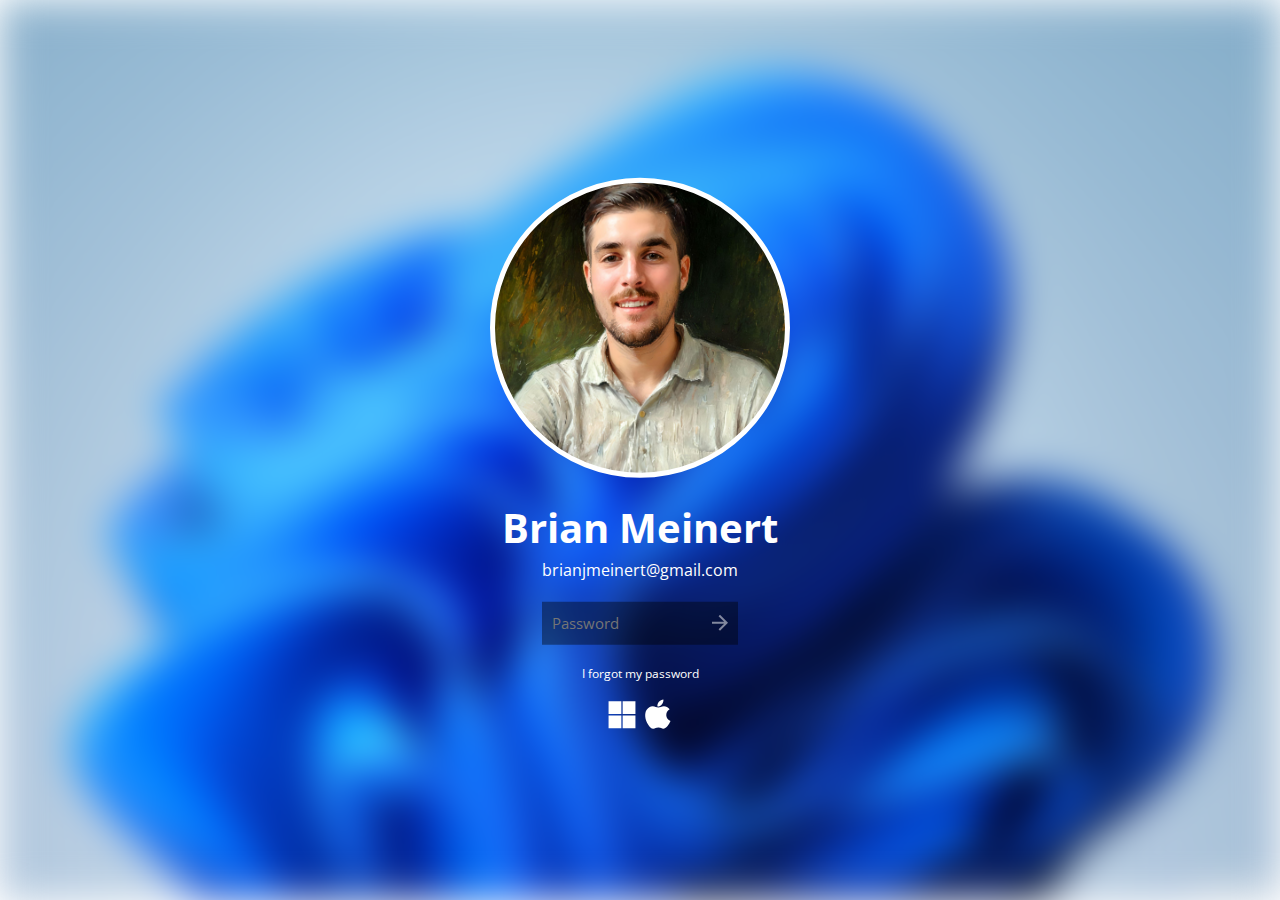
<file: index.html>
<!DOCTYPE html>
<html lang="en">
<head>
  <meta charset="UTF-8">
  <meta name="viewport" content="width=device-width, initial-scale=1.0">
  <title>Brian Meinert Personal Site</title>
  <link id="style-windows" rel="stylesheet" href="./styles.css">
  <link id="style-mac" disabled rel="stylesheet" href="./mac.css">
  <link rel="preconnect" href="https://fonts.googleapis.com">
  <link rel="preconnect" href="https://fonts.gstatic.com" crossorigin>
  <link href="https://fonts.googleapis.com/css2?family=Open+Sans:ital,wght@0,300..800;1,300..800&display=swap" rel="stylesheet">
  <link href="https://fonts.googleapis.com/css2?family=Roboto:ital,wght@0,100;0,300;0,400;0,500;0,700;0,900;1,100;1,300;1,400;1,500;1,700;1,900&display=swap" rel="stylesheet">
  
</head>
<body>
  <div class="bg-image"></div>
  <div class="bg-text">
    <picture class="profile-picture"></picture>
    <h1>Brian Meinert</h1>
    <p class="email">brianjmeinert@gmail.com</p>
    <div class="pin-container">
      <input type="password" placeholder="Password" class="pin-input">
      <button class="pin-button" onclick="location.href='./main.html'"><svg xmlns="http://www.w3.org/2000/svg" height="24px" viewBox="0 -960 960 960" width="24px" fill="rgb(255,255,255,0.5)"><path d="M647-440H160v-80h487L423-744l57-56 320 320-320 320-57-56 224-224Z"/></svg ></button>
      <button class="mac-password-help" onclick="forgotPassword();">?</button>
    </div>
      <p class="windows-password-help" onclick="forgotPassword();">I forgot my password</p>
    <button class="switcher" onclick="themeToggle();"><img src="./images/windows.svg" alt="windows icon" class="inline-icon"> <img src="./images/apple.svg" alt="apple icon" class="inline-icon"></button>
  </div>
  <script src="./toggleTheme.js"></script>
</body>
</html>
</file>
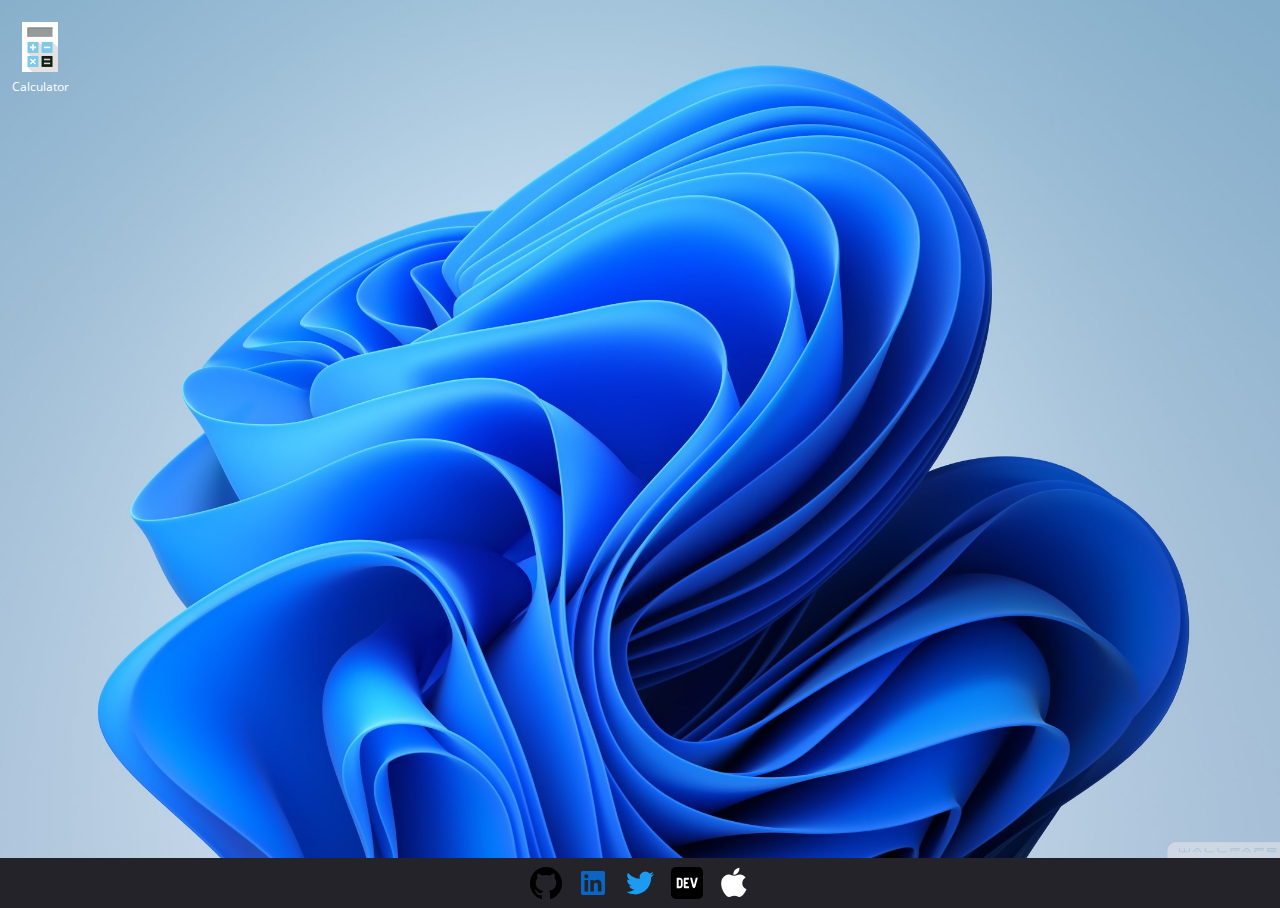
<file: main.html>
<!DOCTYPE html>
<html lang="en">
<head>
  <meta charset="UTF-8">
  <meta name="viewport" content="width=device-width, initial-scale=1.0">
  <title>Desktop</title>
  <link id="style-windows" rel="stylesheet" href="./styles.css">
  <link id="style-mac" disabled rel="stylesheet" href="./mac.css">
  <link rel="preconnect" href="https://fonts.googleapis.com">
  <link rel="preconnect" href="https://fonts.gstatic.com" crossorigin>
  <link href="https://fonts.googleapis.com/css2?family=Open+Sans:ital,wght@0,300..800;1,300..800&display=swap" rel="stylesheet">
  <link href="https://fonts.googleapis.com/css2?family=Roboto:ital,wght@0,100;0,300;0,400;0,500;0,700;0,900;1,100;1,300;1,400;1,500;1,700;1,900&display=swap" rel="stylesheet">
  
</head>
<body>
  <header id="mac-header">
    <div class="mac-bar">
      <picture></picture>
      <div class="mac-date js-mac-date">
      </div>
    </div>
  </header>

  <main class="desktop">
    <div class="desktop-icon" onclick="window.open('https://bmeinert8.github.io/calculator-project/', 'newwindow', 'width=300, height=480'); return false;">
      <picture class="calculator"></picture>
      <p>Calculator</p>
    </div>
  </main> 
  <footer>
    <nav id="microsoft-nav">
      <div class="nav-item">
        <picture class="icon">
          <a href="https://github.com/bmeinert8" target="_blank"><img src="./images/github.svg" alt="github icon"></a>
        </picture>
      </div>
      <div class="nav-item">
        <picture class="icon">
          <a href="https://www.linkedin.com/in/brian-meinert-b81738256/" target="_blank"><img src="./images/linkedin.svg" alt="linkedin icon"></a>
        </picture>
      </div>
      <div class="nav-item">
        <picture class="icon">
          <a href="https://x.com/bmeinert8" target="_blank"><img src="./images/twitter.svg" alt="twitter icon"></a>
        </picture>
      </div>
      <div class="nav-item">
        <picture class="icon">
          <a href="https://dev.to/bmeinert8" target="_blank"><img src="./images/dev-to.svg" alt="dev icon"></a>
        </picture>
      </div>
      <div class="nav-item" onclick="themeToggle();">
        <picture class="icon">
          <a href="#"><img src="./images/apple.svg" alt="apple icon"></a>
        </picture>
      </div> 
      <div class="nav-date js-nav-date">
      </div>   
    </nav>
    <nav id="mac-nav">
      <div class="nav-item">
        <picture class="icon">
          <a href="https://github.com/bmeinert8" target="_blank"><img src="./images/github.svg" alt="github icon"></a>
        </picture>
      </div>
      <div class="nav-item">
        <picture class="icon">
          <a href="https://www.linkedin.com/in/brian-meinert-b81738256/" target="_blank"><img src="./images/linkedin.svg" alt="linkedin icon"></a>
        </picture>
      </div>
      <div class="nav-item">
        <picture class="icon">
          <a href="https://x.com/bmeinert8" target="_blank"><img src="./images/twitter.svg" alt="twitter icon"></a>
        </picture>
      </div>
      <div class="nav-item">
        <picture class="icon">
          <a href="https://dev.to/bmeinert8" target="_blank"><img src="./images/dev-to.svg" alt="dev icon"></a>
        </picture>
      </div>
      <div class="nav-item" onclick="themeToggle();">
        <picture class="icon">
          <a href="#"><img src="./images/windows.svg" alt="windows icon"></a>
        </picture>
      </div>
     
    </nav>
  </footer>
  <script type ="module" src="./main.js"></script>
  <script src="./toggleTheme.js"></script>
  
</body>
</html>
</file>
<file: styles.css>
/* 1. Use a more-intuitive box-sizing model */
*, *::before, *::after {
  box-sizing: border-box;
}

/* 2. Remove default margin */
* {
  margin: 0;
}

body {
  /* 3. Add accessible line-height */
  line-height: 1.5;
  /* 4. Improve text rendering */
  -webkit-font-smoothing: antialiased;
  height: 100vh;
  font-family:"Open Sans", serif;
}

/* 5. Improve media defaults */
img, picture, video, canvas, svg {
  display: block;
  max-width: 100%;
}

/* 6. Inherit fonts for form controls */
input, button, textarea, select {
  font: inherit;
}

/* 7. Avoid text overflows */
p, h1, h2, h3, h4, h5, h6 {
  overflow-wrap: break-word;
}

/* 8. Improve line wrapping */
p {
  text-wrap: pretty;
}
h1, h2, h3, h4, h5, h6 {
  text-wrap: balance;
}

/*
  9. Create a root stacking context
*/
#root, #__next {
  isolation: isolate;
}

.bg-image {
  background-image: url(./images/windows-bg.jpg);
  filter: blur(20px);
  -webkit-filter: blur(20px);
  height: 100%;
  background-position: center;
  background-repeat: no-repeat;
  background-size: cover;
  width: 100%;
}

.bg-text {
  color: white;
  position: absolute;
  top: 50%;
  left: 50%;
  transform: translate(-50%, -50%);
  z-index: 2;
  width: 80%;
  text-align: center;
  padding: 25px;
}

.profile-picture {
  height: 300px;
  width: 300px;
  background-image: url(./images/me-monet.jpg);
  background-position: center;
  background-repeat: no-repeat;
  background-size: cover;
  border-radius: 50%;
  margin: 20px auto;
  border: 5px solid white;
}

.bg-text h1 {
  font-size: 2.5rem;
}

.email {
  font-size: 1rem;
  margin-bottom: 20px;
}

.pin-input {
  width: 160px;
  font-size: 15px;
  background-color: rgb(0,0,0,0.4);
  color: white;
  border: none;
  padding: 10px;
}

.pin-container {
  display: flex;
  justify-content: center;
  margin-bottom: 20px;
}

.pin-button{
  background-color: rgb(0,0,0,0.4);
  border: none;
  cursor: pointer;
}

.icon{
  width: 50px;
  height: 50px;
  margin: 5px
}

.windows-password-help {
  font-size: .75rem;
  margin-bottom: 10px;
  cursor: pointer;
}

.switcher {
  background-color: transparent;
  border: none;
  width: 200px;
  height: 50px;
  cursor: pointer;
}

.inline-icon {
  display: inline-block;
}

.desktop {
  background-image: url(./images/windows-bg.jpg);
  height: 95.3%;
  background-position: center;
  background-repeat: no-repeat;
  background-size: cover;
  width: 100%;
}

.mac-password-help {
  display: none;
}

/* footer Nav */
footer {
  width: 100%;
  background-color: #232329;
  height: 50px;
}

footer nav {
  display: flex;
  justify-content: center;
  align-items: center;
  height: 100%;
  gap: 0.3rem;
}

nav div {
  display: flex;
  justify-content: center;
  align-items: center;
  border-radius: 5px;
}

.nav-date {
  position: absolute;
  right: 10px;
  color: white;
  right: 1%;
  display: flex;flex-direction: column;
  gap: 0.05rem;
  font-size: 12px;

}

.nav-item:hover {
  background-color: #333;
}

.icon {
  height: 32px;
  width: 32px;
}

#mac-nav {
  display: none;
}

.desktop-icon {
  height:100px;
  width: 80px;
  cursor: pointer;
  position: absolute;
  font-size: 12px;
  color:white;
  display: flex;
  flex-direction: column;
  justify-content: center;
  align-items: center;
  gap: 0.4rem;
  top:1%;
}

.calculator{
  height: 50px;
  width: 50px;
  background-image: url(./images/calc-windows.svg);
  background-position: center;
  background-repeat: no-repeat;
  background-size: cover;
}

#mac-header {
  display: none;
}
</file>
<file: mac.css>
/* 1. Use a more-intuitive box-sizing model */
*, *::before, *::after {
  box-sizing: border-box;
}

/* 2. Remove default margin */
* {
  margin: 0;
}

body {
  /* 3. Add accessible line-height */
  line-height: 1.5;
  /* 4. Improve text rendering */
  -webkit-font-smoothing: antialiased;
  height: 100vh;
  font-family: 'Roboto', serif;
}

/* 5. Improve media defaults */
img, picture, video, canvas, svg {
  display: block;
  max-width: 100%;
}

/* 6. Inherit fonts for form controls */
input, button, textarea, select {
  font: inherit;
}

/* 7. Avoid text overflows */
p, h1, h2, h3, h4, h5, h6 {
  overflow-wrap: break-word;
}

/* 8. Improve line wrapping */
p {
  text-wrap: pretty;
}
h1, h2, h3, h4, h5, h6 {
  text-wrap: balance;
}

/*
  9. Create a root stacking context
*/
#root, #__next {
  isolation: isolate;
}

.bg-image {
  background-image: url(./images/mac-bg.jpg);
  height: 100%;
  background-position: center;
  background-repeat: no-repeat;
  background-size: cover;
  width: 100%;
}

.bg-text {
  color: white;
  position: absolute;
  top: 50%;
  left: 50%;
  transform: translate(-50%, -50%);
  z-index: 2;
  width: 80%;
  text-align: center;
  padding: 25px;
}

.profile-picture {
  height: 300px;
  width: 300px;
  background-image: url(./images/me-monet.jpg);
  background-position: center;
  background-repeat: no-repeat;
  background-size: cover;
  border-radius: 50%;
  margin: 20px auto;
}

.bg-text h1 {
  font-size: 2.5rem;
}

.bg-text p {
  font-size: 1rem;
  margin-bottom: 20px;
}

.pin-input {
  width: 200px;
  font-size: 15px;
  background-color: rgb(0,0,0,0.8);
  color: white;
  border: none;
  border-top-left-radius: 20px;
  border-bottom-left-radius: 20px;
  padding: 10px;
}

.pin-container {
  display: flex;
  justify-content: center;
  margin-bottom: 50px;
}

.pin-button{
  border-top-right-radius: 20px;
  border-bottom-right-radius: 20px;
  background-color: rgb(0,0,0,0.8);
  border: none;
  cursor: pointer;
}

.icon{
  width: 50px;
  height: 50px;
  margin: 5px
}

.switcher {
  background-color: transparent;
  border: none;
  width: 85px;
  height: 50px;
  cursor: pointer;
}

.inline-icon {
  display: inline-block;
}

.desktop {
  background-image: url(./images/mac-bg.jpg);
  height: 100%;
  background-position: center;
  background-repeat: no-repeat;
  background-size: cover;
  width: 100%;
}

.windows-password-help {
  display: none;
}

.mac-password-help {
  background-color: rgb(0,0,0,0.8);
  color: rgb(255, 255, 255, 0.8);
  font-size: .5rem;
  font-weight: bold;;
  margin-left: 10px;
  border-radius: 50%;
  border: 2px solid rgb(255, 255, 255, 0.8);
  height: 20px;
  width: 20px;
  margin-top: 10px;
  cursor: pointer;
}

#microsoft-nav {
  display: none;
}

footer {
  position: absolute;
  bottom:-1.5%;
  left: 50%;
  transform: translate(-50%, -50%);
  z-index: 2;
  width: 70%;
  background-color: rgb(255, 255, 255, 0.5);
  height: 60px;
  border-radius: 10px;
}

footer nav {
  display: flex;
  justify-content: center;
  align-items: center;
  height: 100%;
  gap: 0.3rem;
}

nav div {
  display: flex;
  justify-content: center;
  align-items: center;
  border-radius: 5px;
}


.icon {
  height: 32px;
  width: 32px;
}

.icon:hover {
  cursor: pointer;
  transform: scale(1.4);
  transition: all 0.3s;
}

.desktop-icon {
  height:120px;
  width: 120px;
  cursor: pointer;
  position: absolute;
  font-size: 16px;
  color:white;
  display: flex;
  flex-direction: column;
  justify-content: center;
  align-items: center;
  gap: 0.4rem;
  top:5%;
  left: 1%;
}

.calculator{
  height: 80px;
  width: 80px;
  background-image: url(./images/calc-mac.svg);
  background-position: center;
  background-repeat: no-repeat;
  background-size: cover;
}

header {
  position: absolute;
  height: 25px;
  width: 100%;
  background-color: rgb(255, 255, 255, 0.2);
}

.mac-bar {
  display: flex;
  align-items: center;
  height: 100%;
  gap: 0.3rem;
}

.mac-bar picture {
  height: 15px;
  width: 15px;
  background-image: url(./images/apple.svg);
  background-position: center;
  background-repeat: no-repeat;
  background-size: cover;
  margin-left: 5px;
  cursor: pointer;
}

.mac-date {
  position: absolute;
  right: 1%;
  color: white;
  font-size: 12px;
  display: flex;
  gap: 0.5rem;
}
</file>
